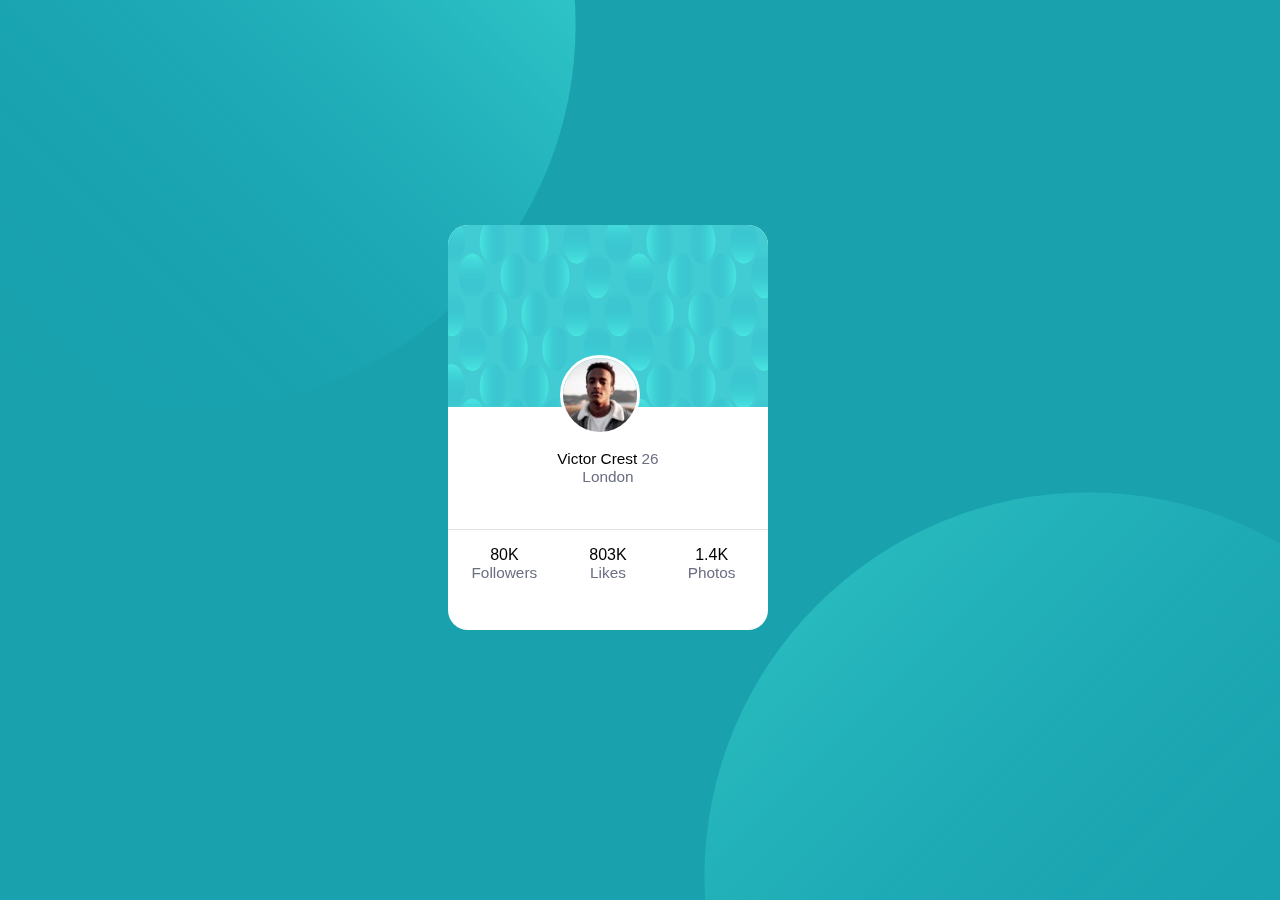
<file: challenge-1/index.html>
<!DOCTYPE html>
<html lang="en">

<head>
    <meta charset="UTF-8" />
    <meta name="viewport" content="width=device-width, initial-scale=1.0" />
    <link rel="stylesheet" href="css/styles.css" />
    <title>Profile card component</title>
</head>

<body>
    <img class="top-circle" src="assets/images/top-circle.svg" alt="circle" />
    <article class="card">
        <img class="card-pattern" src="assets/images/card-pattern.svg" alt="card-pattern">
        <img class="user-photo" src="assets/images/victor.jpg" alt="">
        <div class="info-text-container">
            <p><span>Victor Crest</span> 26</p>
            <p>London</p>
        </div>
        <div class="card-footer">
            <div class="footer-card-box">
                <span>80K</span>
                <p>Followers</p>
            </div>
            <div class="footer-card-box">
                <span>803K</span>
                <p>Likes</p>
            </div>
            <div class="footer-card-box">
                <span>1.4K</span>
                <p>Photos</p>
            </div>

        </div>
    </article>
    <img class="bottom-circle" src="assets/images/bottom-circle.svg" alt="circle-bottom">

</body>

</html>
</file>
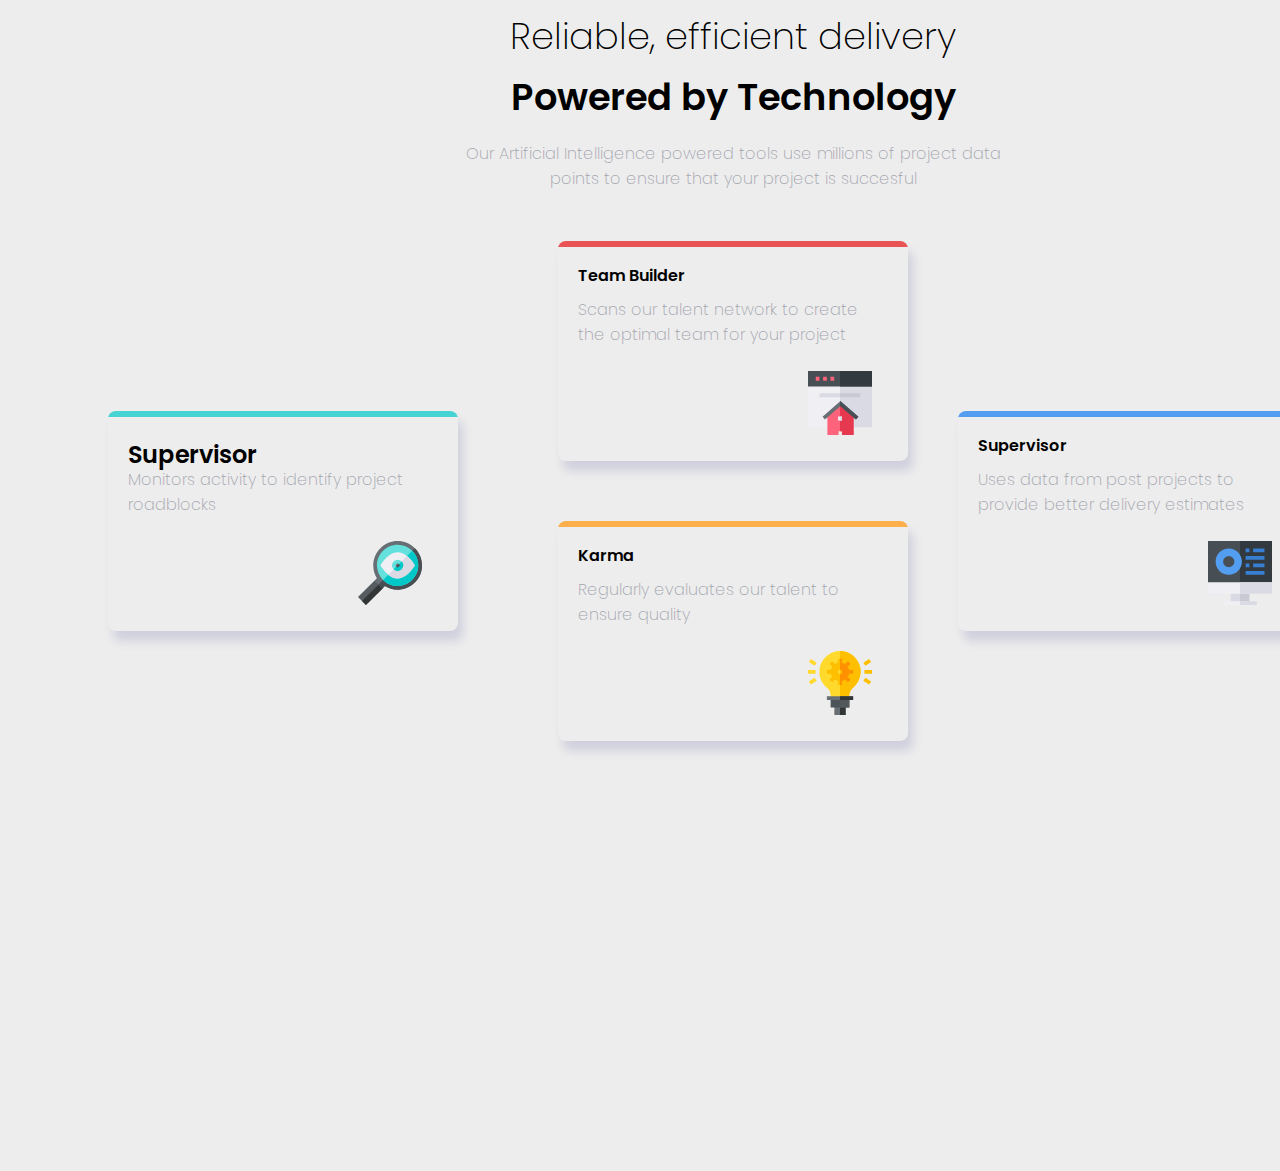
<file: challenge-2/index.html>
<!DOCTYPE html>
<html lang="en">

<head>
    <meta charset="UTF-8" />
    <meta name="viewport" content="width=device-width, initial-scale=1.0" />
    <link rel="preconnect" href="https://fonts.googleapis.com">
    <link rel="preconnect" href="https://fonts.gstatic.com" crossorigin>
    <link href="https://fonts.googleapis.com/css2?family=Poppins:wght@200;400;600&display=swap" rel="stylesheet">
    <link rel="stylesheet" href="css/styles.css" />
    <title>Four card feature section</title>
</head>

<body>
    <header class="page-header">
        <p class="text__title text__title--ligth">Reliable, efficient delivery</p>
        <p class="text__title text__title--bold">Powered by Technology</p>
        <p class="text">Our Artificial Intelligence powered tools use millions of project data points to ensure that your project is succesful
        </p>
    </header>
    <main>


        <article class="card card--1">
            <header class="card__header card__header--border__color1">
                <h2 class="card__text__title">Supervisor</h2>
            </header>
            <section class="card__body">
                <p class="text">
                    Monitors activity to identify project roadblocks
                </p>
            </section>
            <footer class="card__footer">
                <div class="card__icon">
                    <img src="assets/images/icon-supervisor.svg" alt="Supervisor">
                </div>
            </footer>
        </article>
        <article class="card card--2">
            <header class="card__header  card__header--border__color2">
                <p class="card__text__title">Team Builder</p>
            </header>
            <section class="card__body">
                <p class="text">
                    Scans our talent network to create the optimal team for your project
                </p>
            </section>
            <footer class="card__footer">
                <div class="card__icon">
                    <img src="assets/images/icon-team-builder.svg" alt="Supervisor">
                </div>
            </footer>
        </article>
        <article class="card card--3">
            <header class="card__header  card__header--border__color3">
                <p class="card__text__title">Karma</p>
            </header>
            <section class="card__body">
                <p class="text">Regularly evaluates our talent to ensure quality</p>
            </section>
            <footer class="card__footer">
                <div class="card__icon">
                    <img src="assets/images/icon-karma.svg" alt="Supervisor">
                </div>
            </footer>
        </article>
        <article class="card card--4">
            <header class="card__header  card__header--border__color4">
                <p class="card__text__title">Supervisor</p>
            </header>
            <section class="card__body">
                <p class="text">Uses data from post projects to provide better delivery estimates</p>
            </section>
            <footer class="card__footer">
                <div class="card__icon">
                    <img src="assets/images/icon-calculator.svg" alt="Supervisor">
                </div>
            </footer>
        </article>
    </main>

</body>

</html>
</file>
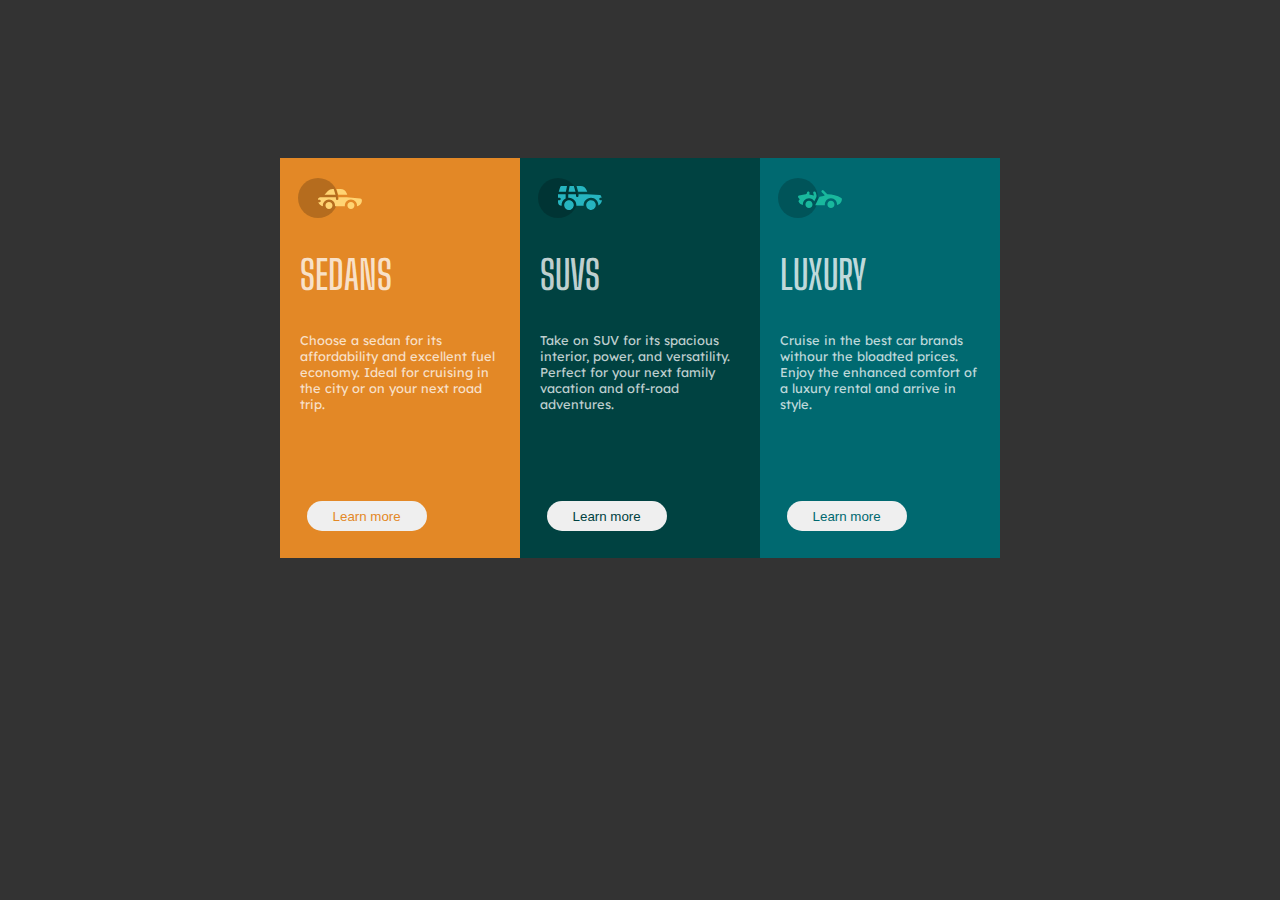
<file: challenge-3/index.html>
<!DOCTYPE html>
<html lang="en">

<head>
    <meta charset="UTF-8" />
    <meta name="viewport" content="width=device-width, initial-scale=1.0" />
    <link rel="preconnect" href="https://fonts.googleapis.com">
    <link rel="preconnect" href="https://fonts.gstatic.com" crossorigin>
    <link href="https://fonts.googleapis.com/css2?family=Big+Shoulders+Display:wght@600&family=Lexend+Deca&display=swap" rel="stylesheet">
    <link rel="stylesheet" href="css/styles.css" />
    <title>3 Column preview card component</title>
</head>

<body>
    <main>
        <div class="cards">
            <div class="card card--left">
                <img src="assets/images/icon-sedans.svg" alt="Sedans Image" class="card__icon">
                <h2 class="card__tittle">SEDANS</h2>
                <p class="card__text">Choose a sedan for its affordability and excellent fuel economy. Ideal for cruising in the city or on your next road trip.
                </p>
                <input class="card__button button-orange" type="button" value="Learn more">
            </div>
            <div class="card  card--right">
                <img src="assets/images/icon-suvs.svg" alt="Sedans Image" class="card__icon">
                <h2 class="card__tittle">SUVS</h2>
                <p class="card__text">
                    Take on SUV for its spacious interior, power, and versatility. Perfect for your next family vacation and off-road adventures.
                </p>
                <input class="card__button button-cyan" type="button" value="Learn more">
            </div>
            <div class="card  card--center">
                <img src="assets/images/icon-luxury.svg" alt="Sedans Image" class="card__icon">
                <h2 class="card__tittle">LUXURY</h2>
                <p class="card__text">
                    Cruise in the best car brands withour the bloadted prices. Enjoy the enhanced comfort of a luxury rental and arrive in style.
                </p>
                <input class="card__button button-dark" type="button" value="Learn more">
            </div>
        </div>
    </main>
</body>

</html>
</file>
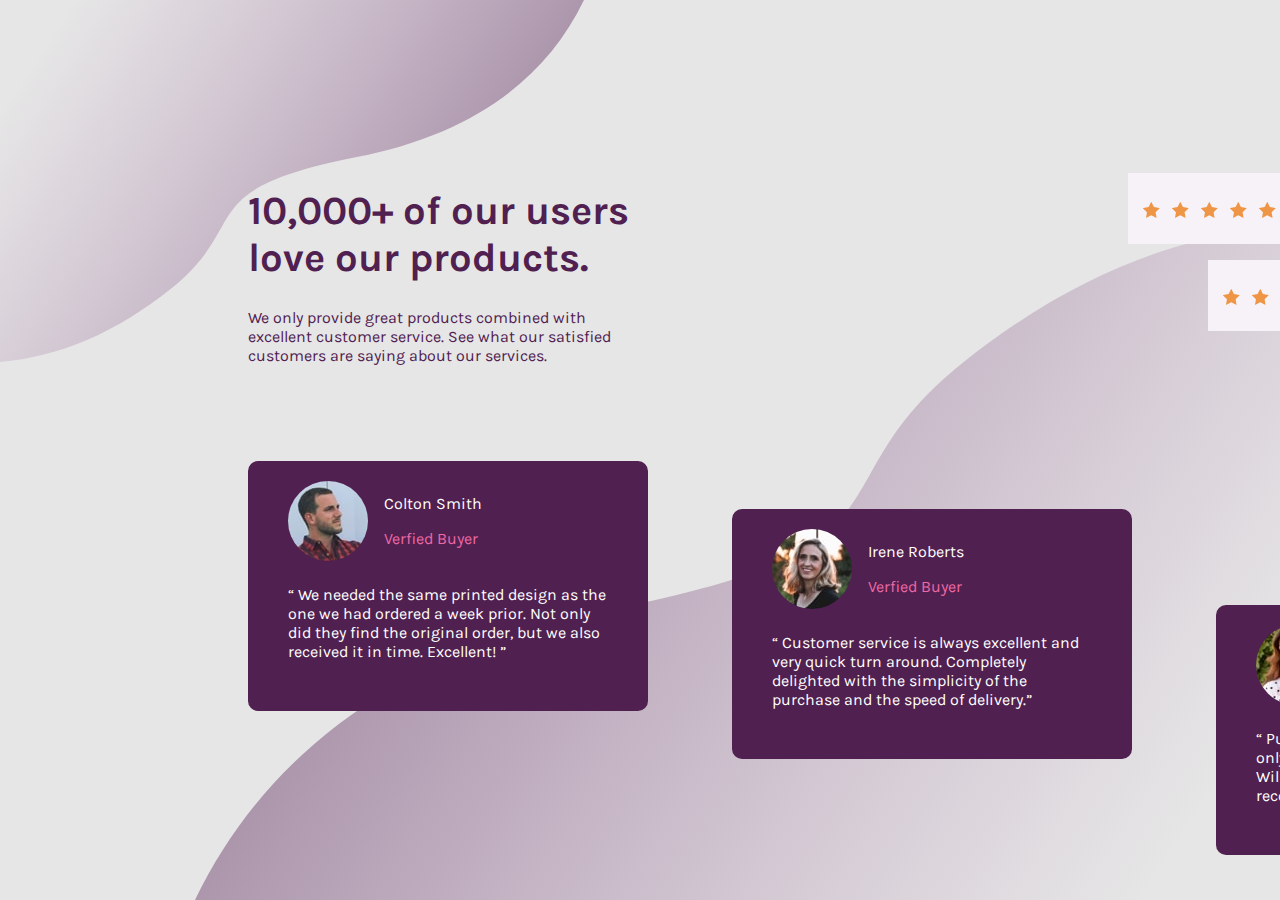
<file: challenge-5/index.html>
<!DOCTYPE html>
<html lang="en">

<head>
    <meta charset="UTF-8" />
    <meta name="viewport" content="width=device-width, initial-scale=1.0" />
    <link rel="preconnect" href="https://fonts.googleapis.com">
    <link rel="preconnect" href="https://fonts.gstatic.com" crossorigin>
    <link href="https://fonts.googleapis.com/css2?family=Karla:ital,wght@0,400;1,200&display=swap" rel="stylesheet">
    <link rel="stylesheet" href="css/styles.css">
    <title>Social proof section</title>
</head>

<body>
    <img class="bg-image bg-image--top" src="assets/images/bg-pattern-top.svg" alt="background image top">
    <img class="bg-image bg-image--bottom" src="assets/images/bg-pattern-bottom.svg" alt="background image bottom">
    <header class="header">
        <h1 class="title">10,000+ of our users love our products.</h1>
        <p class="sub-tittle">We only provide great products combined with excellent customer service. See what our satisfied customers are saying about our services.</p>
    </header>
    <aside>
        <div class="rate rate--one">
            <img class="start" src="assets/images/icon-star.svg" alt="start">
            <img class="start" src="assets/images/icon-star.svg" alt="start">
            <img class="start" src="assets/images/icon-star.svg" alt="start">
            <img class="start" src="assets/images/icon-star.svg" alt="start">
            <img class="start" src="assets/images/icon-star.svg" alt="start">
            <p class="rate-coment">Rated 5 Stars in Reviews</p>
        </div>
        <div class="rate rate--two">
            <img class="start" src="assets/images/icon-star.svg" alt="start">
            <img class="start" src="assets/images/icon-star.svg" alt="start">
            <img class="start" src="assets/images/icon-star.svg" alt="start">
            <img class="start" src="assets/images/icon-star.svg" alt="start">
            <img class="start" src="assets/images/icon-star.svg" alt="start">
            <p class="rate-coment">Rated 5 Stars in Report Guru</p>
        </div>
        <div class="rate rate--three">
            <img class="start" src="assets/images/icon-star.svg" alt="start">
            <img class="start" src="assets/images/icon-star.svg" alt="start">
            <img class="start" src="assets/images/icon-star.svg" alt="start">
            <img class="start" src="assets/images/icon-star.svg" alt="start">
            <img class="start" src="assets/images/icon-star.svg" alt="start">
            <p class="rate-coment">Rated 5 Stars in BestTech</p>
        </div>
    </aside>
    <main>
        <article class="testimonial testimonial--1">
            <div class="user">
                <img class="user__image" src="assets/images/image-colton.jpg" alt="user">

                <div class="user__container">
                    <p class="user__name">Colton Smith</p>
                    <p class="user__category">Verfied Buyer</p>
                </div>
            </div>
            <p class="testimonial__text">
                “ We needed the same printed design as the one we had ordered a week prior. Not only did they find the original order, but we also received it in time. Excellent! ”
            </p>
        </article>
        <article class="testimonial testimonial--2">
            <div class="user">
                <img class="user__image" src="assets/images/image-irene.jpg" alt="user">

                <div class="user__container">
                    <p class="user__name">Irene Roberts</p>
                    <p class="user__category">Verfied Buyer</p>
                </div>
            </div>
            <p class="testimonial__text">
                “ Customer service is always excellent and very quick turn around. Completely delighted with the simplicity of the purchase and the speed of delivery.”
            </p>
        </article>
        <article class="testimonial testimonial--3">
            <div class="user">
                <img class="user__image" src="assets/images/image-anne.jpg" alt="user">

                <div class="user__container">
                    <p class="user__name">Anne Wallace</p>
                    <p class="user__category">Verfied Buyer</p>
                </div>
            </div>
            <p class="testimonial__text">
                “ Put an order with this company and can only praise them for the very high standard. Will definitely use them again and recommend them to everyone! ”
            </p>
        </article>
    </main>
</body>

</html>
</file>
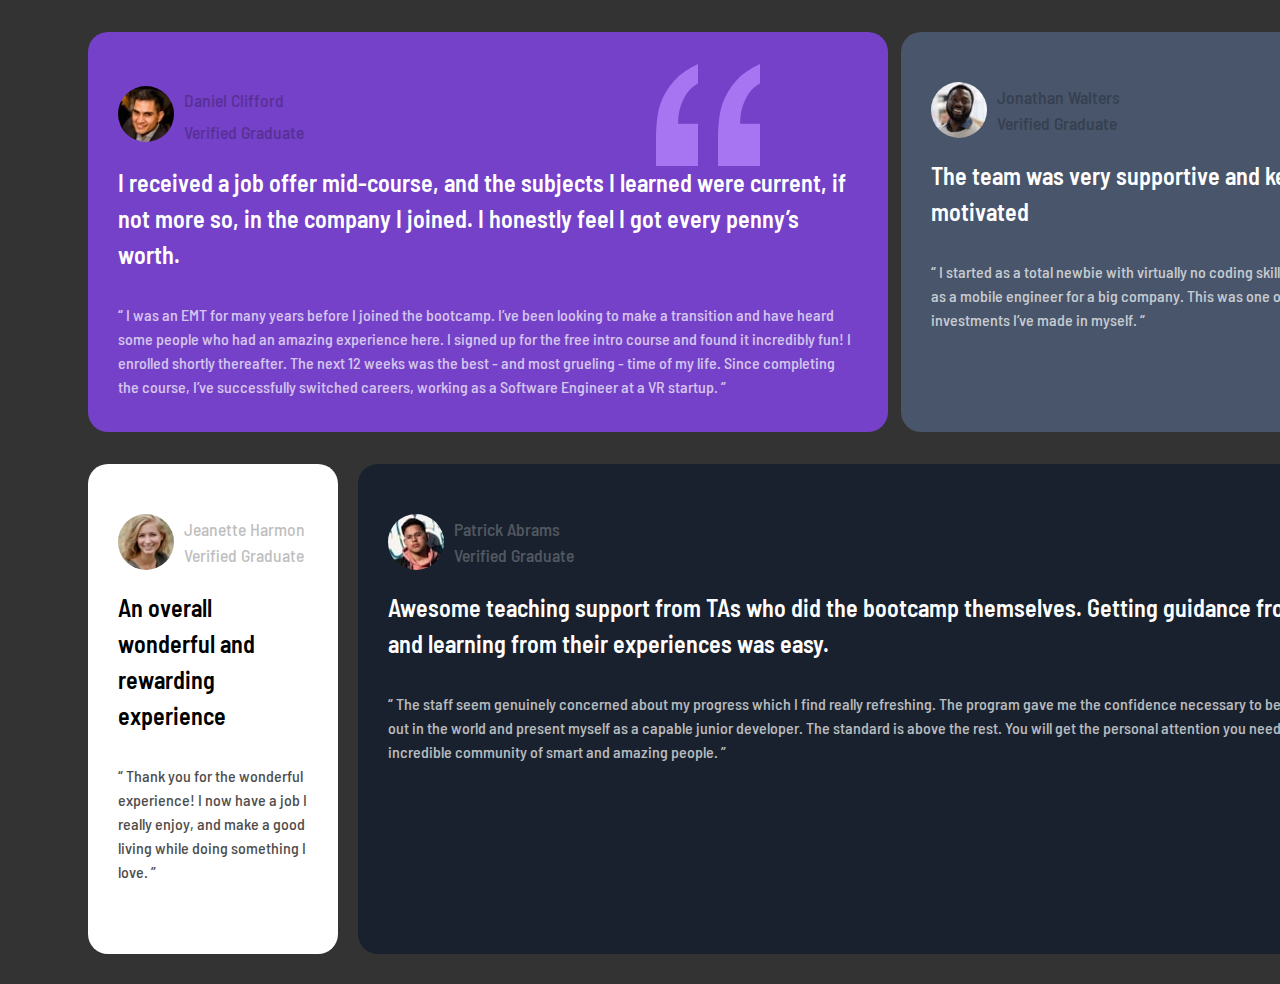
<file: challenge-6/index.html>
<!DOCTYPE html>
<html lang="en">

<head>
    <meta charset="UTF-8" />
    <meta name="viewport" content="width=device-width, initial-scale=1.0" />
    <link rel="preconnect" href="https://fonts.googleapis.com" />
    <link rel="preconnect" href="https://fonts.gstatic.com" crossorigin />
    <link href="https://fonts.googleapis.com/css2?family=Barlow+Semi+Condensed:wght@500;600&display=swap" rel="stylesheet" />
    <link rel="stylesheet" href="css/styles.css" />
    <title>Testimonial Grid Section</title>
</head>

<body>
    <section class="grid__container">
        <article class="card card--one">
            <img class="img__quotation" src="assets/images/bg-pattern-quotation.svg" alt="">
            <div class="user">
                <img class="img__user" src="assets/images/image-daniel.jpg" alt="Image daniel">
                <div class="user__credentials">
                    <p class="user__name">Daniel Clifford</p>
                    <span class="user__graduate">Verified Graduate</span>
                </div>
            </div>
            <div class="card__title card__title--white">
                I received a job offer mid-course, and the subjects I learned were current, if not more so, in the company I joined. I honestly feel I got every penny’s worth.
            </div>
            <div class="card__text card__text--white">
                “ I was an EMT for many years before I joined the bootcamp. I’ve been looking to make a transition and have heard some people who had an amazing experience here. I signed up for the free intro course and found it incredibly fun! I enrolled shortly thereafter.
                The next 12 weeks was the best - and most grueling - time of my life. Since completing the course, I’ve successfully switched careers, working as a Software Engineer at a VR startup. ”
            </div>
        </article>
        <article class="card card--two">
            <div class="user">
                <img class="img__user" src="assets/images/image-jonathan.jpg" alt="Image Jonathan">
                <div class="user__credentials">
                    <span class="user__name">Jonathan Walters</span>
                    <span class="user__graduate">Verified Graduate</span>
                </div>
            </div>
            <div class="card__title card__title--white">
                The team was very supportive and kept me motivated
            </div>
            <div class="card__text card__text--white">
                “ I started as a total newbie with virtually no coding skills. I now work as a mobile engineer for a big company. This was one of the best investments I’ve made in myself. “
            </div>
        </article>
        <article class="card card--three">
            <div class="user">
                <img class="img__user" src="assets/images/image-kira.jpg" alt="Image Kira">
                <div class="user__credentials">
                    <span class="user__name">Kira Whittle</span>
                    <span class="user__graduate">Verified Graduate</span>
                </div>
            </div>
            <div class="card__title card__title--dark">
                Such a life-changing experience. Highly recommended!
            </div>
            <div class="card__text card__text--dark">
                “ Before joining the bootcamp, I’ve never written a line of code. I needed some structure from professionals who can help me learn programming step by step. I was encouraged to enroll by a former student of theirs who can only say wonderful things about
                the program. The entire curriculum and staff did not disappoint. They were very hands-on and I never had to wait long for assistance. The agile team project, in particular, was outstanding. It took my learning to the next level in a way
                that no tutorial could ever have. In fact, I’ve often referred to it during interviews as an example of my developent experience. It certainly helped me land a job as a full-stack developer after receiving multiple offers.”
            </div>
        </article>
        <article class="card card--four">
            <div class="user">
                <img class="img__user" src="assets/images/image-jeanette.jpg" alt="Image Kira">
                <div class="user__credentials">
                    <span class="user__name">Jeanette Harmon</span>
                    <span class="user__graduate">Verified Graduate</span>
                </div>
            </div>
            <div class="card__title card__title--dark">
                An overall wonderful and rewarding experience
            </div>
            <div class="card__text card__text--dark">
                “ Thank you for the wonderful experience! I now have a job I really enjoy, and make a good living while doing something I love. ”
            </div>
        </article>
        <article class="card card--five">
            <div class="user">
                <img class="img__user" src="assets/images/image-patrick.jpg" alt="Image Kira">
                <div class="user__credentials">
                    <span class="user__name">Patrick Abrams</span>
                    <span class="user__graduate">Verified Graduate</span>
                </div>
            </div>
            <div class="card__title card__title--white">
                Awesome teaching support from TAs who did the bootcamp themselves. Getting guidance from them and learning from their experiences was easy.
            </div>
            <div class="card__text card__text--white">
                “ The staff seem genuinely concerned about my progress which I find really refreshing. The program gave me the confidence necessary to be able to go out in the world and present myself as a capable junior developer. The standard is above the rest. You
                will get the personal attention you need from an incredible community of smart and amazing people. ”
            </div>
        </article>
    </section>
</body>

</html>










<html>

<head>
    <style>
        div.header {
            display: relative;
            text-align: center;
            position: running(header);
        }
        
        div.footer {
            display: block;
            text-align: center;
            font-size: 60%;
            font-face: arial, helvetica, sans-serif;
            position: running(footer);
        }
        
        div.content {
            display: block;
            position: absolute;
            background-repeat: no-repeat;
            background-position: center;
            background-attachment: fixed;
        }
        
        #pagenumber:before {
            content: counter(page);
        }
        
        #pagecount:before {
            content: counter(pages);
        }
        
        @page {
            size: 8.5in 11in;
            margin-top: 4cm;
            margin-right: 2cm;
            margin-bottom: 3cm;
            margin-left: 2cm
        }
        
        @page {
            @top-center {
                content: element(header)
            }
        }
        
        @page {
            @bottom-center {
                content: element(footer)
            }
        }
        
        @page {
            @bottom-right {
                content: page(counter);
                font-size: 60%;
            }
        }
        
        .break {
            page-break-before: always;
        }
    </style>
</head>
</file>
<file: challenge-1/css/styles.css>
/*
  Color de fondo: hsl(185, 75%, 39%)
  Color del texto gris: hsl(227, 10%, 46%)
 */

* {
    box-sizing: border-box;
}

body {
    background-color: hsl(185, 75%, 39%);
    margin: 0;
    font-family: sans-serif;
    color: hsl(227, 10%, 46%);
}

.top-circle {
    width: 60%;
    position: fixed;
    top: -40vh;
    left: -15vw;
}

.bottom-circle {
    width: 60%;
    position: fixed;
    bottom: -40vh;
    right: -15vw;
}

.card {
    width: 25vw;
    height: 45%;
    background-color: #fff;
    position: absolute;
    top: 25vh;
    left: 35vw;
    border-radius: 20px;
    overflow: hidden;
}

.card-pattern {
    height: 45%;
    width: 100%;
}

.user-photo {
    position: absolute;
    width: 25%;
    border-radius: 50%;
    left: 35%;
    top: 32%;
    border: 0.2em solid #fff;
    background-color: #fff;
}

.info-text-container {
    /* background-color: turquoise; */
    text-align: center;
    margin-top: 12%;
}

p {
    margin: 0;
    font-size: 1.2vw;
}

span {
    color: #000;
}

.card-footer {
    position: absolute;
    height: 25%;
    width: 100%;
    bottom: 0;
    /* background-color: darkcyan; */
    text-align: center;
    border-top: 0.5px solid hsl(227, 10%, 46%, 0.2);
}

.footer-card-box {
    display: inline-block;
    /* background-color: red; */
    margin-top: 5%;
    width: 31%;
    /* border: 3px solid #fff; */
}
</file>
<file: challenge-2/css/styles.css>
/*
Colores
  Tarjetas
    Red: hsl(0, 78%, 62%)
    Cyan: hsl(180, 62%, 55%)
    Orange: hsl(34, 97%, 64%)
    Blue: hsl(212, 86%, 64%)
  Sombra
    Dark Blue: hsl(240, 25%, 50%) al 20% de opacidad;
  Texto
    Grey: hsl(229, 6%, 66%)
  Fondo de la tarjeta y del background
    White: hsl(0, 0%, 93%)

Fuente de la página
  https://fonts.google.com/specimen/Poppins
  Estilos 200, 400 y 600
*/

* {
    box-sizing: border-box;
}

body {
    background-color: hsl(0, 0%, 93%);
    /* font-family: sans-serif; */
    font-family: 'Poppins', sans-serif;
}

.page-header {
    position: relative;
    text-align: center;
    width: 550px;
    left: 450px;
}

.text__title {
    font-size: 2.3rem;
    margin: 5px 0;
}

.text__title--ligth {
    font-weight: 200;
}

.text__title--bold {
    font-weight: 600;
}

.text {
    color: hsl(229, 6%, 66%);
    font-weight: 200;
}

.card {
    position: relative;
    width: 350px;
    height: 220px;
    box-shadow: 5px 10px 10px hsl(240 25% 50% / 0.2);
    border-radius: 8px;
    margin: 20px 0;
    overflow: hidden;
}

.card--1 {
    top: 200px;
    left: 100px;
}

.card--2 {
    top: -210px;
    left: 550px;
}

.card--3 {
    top: -170px;
    left: 550px;
}

.card--4 {
    top: -520px;
    left: 950px;
}

.card__header {
    position: absolute;
    top: 0;
    left: 0;
    width: 100%;
}

.card__header--border__color1 {
    border-top: 6px solid hsl(180, 62%, 55%);
}

.card__header--border__color2 {
    border-top: 6px solid hsl(0, 78%, 62%);
}

.card__header--border__color3 {
    border-top: 6px solid hsl(34, 97%, 64%);
}

.card__header--border__color4 {
    border-top: 6px solid hsl(212, 86%, 64%);
}

.card__text__title {
    position: absolute;
    left: 20px;
    font-weight: 600;
}

.card__body {
    position: absolute;
    margin: 0 20px;
    top: 40px;
}

.card__footer {
    margin-top: 10px;
    position: absolute;
    top: 120px;
}

.card__icon {
    position: absolute;
    left: 250px;
}
</file>
<file: challenge-3/css/styles.css>
/*
Colores
    Background: #333

    Tarjetas
        Orange: hsl(31, 77%, 52%)
        Cyan: hsl(184, 100%, 22%)
        Dark cyan: hsl(179, 100%, 13%)
    
    Texto
        Blanco al 0.75 de opacidad

Fuentes de la página
    Títulos
        https://fonts.google.com/specimen/Big+Shoulders+Display
        Estilo 600
    Textos
        https://fonts.google.com/specimen/Lexend+Deca
        Estilo 400
*/

* {
    box-sizing: border-box;
}

body {
    background-color: #333;
}

.cards {
    position: relative;
    text-align: center;
    /* margin: 150px auto; */
    top: 150px;
    text-align: center;
    height: 400px;
    font-size: 0;
}

.card {
    position: relative;
    display: inline-block;
    width: 240px;
    height: 100%;
    padding: 20px;
    color: hsl(0 0% 100% / 0.75);
    font-family: 'Lexend Deca', sans-serif;
}

.card__tittle {
    text-align: left;
    font-family: 'Big Shoulders Display', cursive;
    font-weight: 600;
    font-size: 2.5rem;
}

.card__text {
    text-align: left;
    font-weight: 400;
    font-size: .8rem;
}

.card__button {
    position: absolute;
    bottom: 2em;
    left: 2em;
    border-radius: 20px;
    border: 0;
    height: 30px;
    width: 120px;
}

.button-orange {
    color: hsl(31, 77%, 52%);
}

.button-cyan {
    color: hsl(179, 100%, 13%);
}

.button-dark {
    color: hsl(184, 100%, 22%);
}

.card--left {
    background-color: hsl(31, 77%, 52%);
}

.card--right {
    background-color: hsl(179, 100%, 13%);
}

.card--center {
    background-color: hsl(184, 100%, 22%);
}

.card__icon {
    position: relative;
    right: 70px;
}
</file>
<file: challenge-5/css/styles.css>
/*
Colores
  dark-purple: hsl(300, 43%, 22%)
  pink:hsl(333, 80%, 67%)
  purple: hsl(303, 10%, 53%)
  soft-white: hsl(300, 24%, 96%)
  background-color: hsl(0, 0%, 90%);

Fuente de la página
  https://fonts.google.com/specimen/Karla
  Estilos 200 y 400
*/

* {
    box-sizing: border-box;
}

body {
    background-color: hsl(0, 0%, 90%);
    font-family: 'Karla', sans-serif;
    overflow: hidden;
}

.header {
    position: relative;
    top: 10rem;
    left: 15rem;
    width: 400px;
    color: hsl(300, 43%, 22%);
}

.title {
    font-size: 2.5rem;
    font-family: 400;
}

.sub-tittle {
    font-family: 200;
}

aside {
    position: relative;
    top: -3rem;
    left: 70rem;
    width: 800px;
    height: 400px;
}

.rate {
    width: 400px;
    background-color: hsl(300, 24%, 96%);
    display: inline-block;
    padding: 10px 15px;
    font-family: 200;
}

.rate-coment {
    position: relative;
    display: inline-block;
    left: 10px;
    font-family: 400;
}

.rate--two {
    position: relative;
    top: 1rem;
    left: 5rem;
}

.rate--three {
    position: relative;
    top: 2rem;
    left: 10rem;
}

.testimonial {
    position: relative;
    display: inline-block;
    bottom: 10rem;
    width: 400px;
    height: 250px;
    background-color: hsl(300, 43%, 22%);
    color: #fff;
    border-radius: 10px;
}

.testimonial--1 {
    left: 15rem;
}

.testimonial--2 {
    bottom: 7rem;
    left: 20rem;
}

.start {
    vertical-align: middle;
    margin-right: 0.5rem;
}

.testimonial--3 {
    bottom: 1rem;
    left: 25rem;
}

.user {
    position: absolute;
    padding: 20px 40px;
}

.user__category {
    color: hsl(333, 80%, 67%);
}

.user__image {
    border-radius: 50%;
}

.user__container {
    position: absolute;
    width: 230px;
    left: 8.5rem;
    bottom: 1.3rem;
    /* top: 10px; */
}

.testimonial__text {
    position: absolute;
    padding: 40px;
    top: 4.3rem;
}

.bg-image {
    position: absolute;
}

.bg-image--top {
    top: 0;
    left: 0;
}

.bg-image--bottom {
    bottom: 0;
    right: 0;
}
</file>
<file: challenge-6/css/styles.css>
/*
Colores
  purple: hsl(263, 55%, 52%)
  grey: hsl(217, 19%, 35%)
  dark-blue: hsl(219, 29%, 14%)

Fuente de la página
  https://fonts.google.com/specimen/Barlow+Semi+Condensed
  Estilos 500 y 600
*/

* {
    box-sizing: border-box;
}

body {
    background-color: #333;
    font-family: "Barlow Semi Condensed", sans-serif;
    font-weight: 500;
}

.grid__container {
    width: 100rem;
    margin: 2rem 5rem;
    position: relative;
}

.card {
    display: inline-block;
    position: relative;
    vertical-align: top;
    border-radius: 20px;
    padding: 50px 30px;
    line-height: 1.5;
    margin-right: 10px;
}

.user {
    width: 200px;
    position: relative;
    margin-bottom: 20px;
}

.img__user,
.user__credentials {
    display: inline-block;
    vertical-align: middle;
}

.user__credentials {
    width: 140px;
    opacity: 0.5;
}

.img__user {
    border-radius: 50%;
}

.user__name,
.user__graduate {
    font-size: 1.1rem;
    margin: .3em 0.4em;
    opacity: 0.5;
}

.card__title {
    font-size: 1.5rem;
    font-weight: 600;
}

.card__text {
    margin-top: 30px;
    opacity: 0.70;
}

.card__title--white {
    color: #fff;
}

.card__text--white {
    color: #fff;
}

.img__quotation {
    position: absolute;
    top: 2rem;
    right: 8rem;
    z-index: -1;
}

.card--one {
    z-index: 10;
    height: 400px;
    width: 800px;
    background-color: hsl(263, 55%, 52%);
}

.card--two {
    height: 400px;
    width: 500px;
    background-color: hsl(217, 19%, 35%);
}

.card--three {
    height: 920px;
    width: 250px;
    background-color: hsl(0, 0%, 100%);
}

.card--four,
.card--five {
    position: absolute;
    top: 27rem;
    height: 490px;
}

.card--four {
    left: 0;
    width: 250px;
    background-color: hsl(0, 0%, 100%);
}

.card--five {
    color: #fff;
    left: 270px;
    width: 1030px;
    background-color: hsl(219, 29%, 14%);
}
</file>
